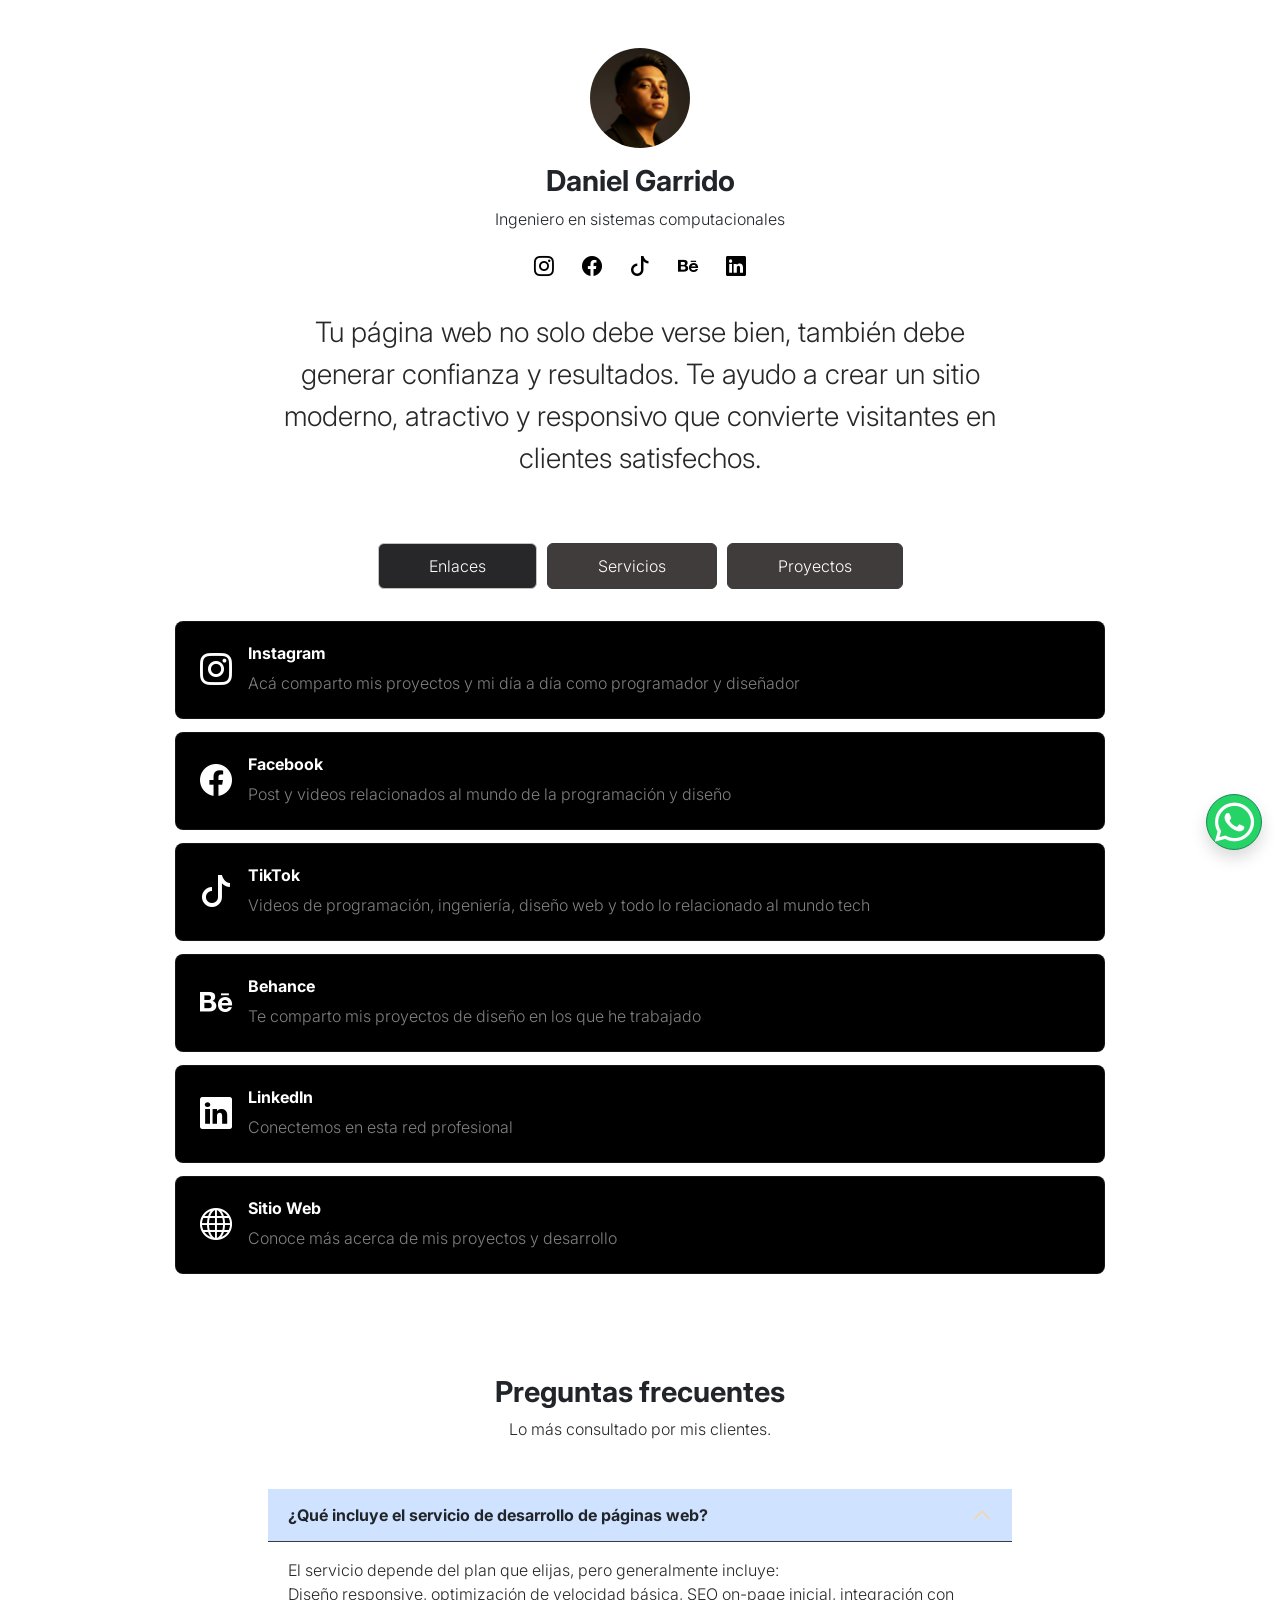
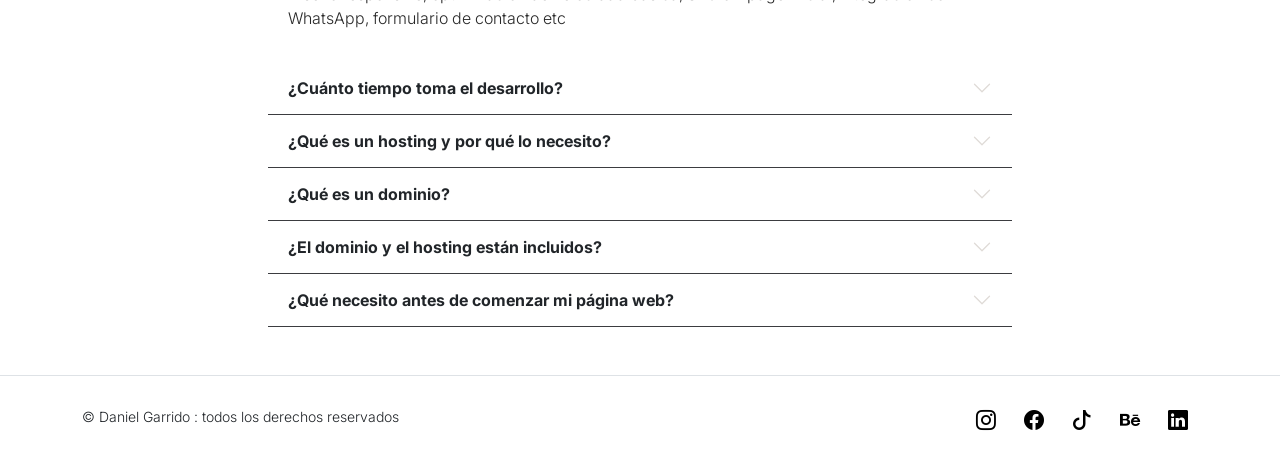
<file: index.html>
<!DOCTYPE html>
<html lang="es">

<head>
  <meta charset="utf-8" />
  <meta name="viewport" content="width=device-width, initial-scale=1" />
  <title>DG</title>
  <meta name="description"
    content="Servicios de desarrollo y diseño web. Portafolio de proyectos, preguntas frecuentes y contacto directo por WhatsApp." />

  <!-- Bootstrap 5 CSS -->
  <link href="https://cdn.jsdelivr.net/npm/bootstrap@5.3.3/dist/css/bootstrap.min.css" rel="stylesheet">
  <!-- AOS -->
  <link href="https://cdn.jsdelivr.net/npm/aos@2.3.4/dist/aos.css" rel="stylesheet">
  <!-- Icons (Bootstrap Icons) -->
  <link href="https://cdn.jsdelivr.net/npm/bootstrap-icons@1.11.3/font/bootstrap-icons.css" rel="stylesheet">
  <!-- Libreria FontAwesome -->
  <link rel="stylesheet" href="https://cdnjs.cloudflare.com/ajax/libs/font-awesome/6.5.0/css/all.min.css">

  <!-- Libreria google fonts -->
  <link rel="preconnect" href="https://fonts.googleapis.com">
  <link rel="preconnect" href="https://fonts.gstatic.com" crossorigin>
  <link
    href="https://fonts.googleapis.com/css2?family=Inter:ital,opsz,wght@0,14..32,100..900;1,14..32,100..900&family=Roboto:ital,wght@0,100..900;1,100..900&display=swap"
    rel="stylesheet">

  <!-- CSS Local -->
  <link href="CSS/styles.css" rel="stylesheet">
  <link rel="stylesheet" href="CSS/mododark.css">
  <link rel="stylesheet" href="CSS/responsive.css">
  <link rel="shortcut icon" href="img/logo.png" type="image/x-icon">
</head>

<!-- Google tag (gtag.js) ver estadisticas de analiticas -->
<script async src="https://www.googletagmanager.com/gtag/js?id=G-RZ59T8MQ02"></script>
<script>
  window.dataLayer = window.dataLayer || [];
  function gtag() { dataLayer.push(arguments); }
  gtag('js', new Date());

  gtag('config', 'G-RZ59T8MQ02');
</script>

<body data-bs-spy="scroll">

  <!-- Boton para contactar al WhatsApp -->
  <a class="btn btn-success seccion_whatsapp_btn shadow" target="_blank"
    aria-label="Contactar por WhatsApp a Daniel Garrido"
    href="https://wa.me/529881033705?text=Hola%20Daniel,%20quiero%20informaci%C3%B3n%20sobre%20tu%20servicio%20web.">
    <i class="fa-brands fa-whatsapp"></i>
  </a>

  <!-- =====SECCION DE HEADER ===== -->
  <header id="header" class="seccion_header pt-4">
    <div class="container-sm  mt-4">
      <div class="row justify-content-center ">

        <div class="col-lg-8 text-center" data-aos="fade-up">
          <img src="img/FOTO-HEADER.webp" class="seccion_header_avatar mb-3"
            alt="Foto de Daniel Garrido, ingeniero en sistemas" />
          <h1 class="text-dark">Daniel Garrido</h1>
          <p class="text-dark">Ingeniero en sistemas computacionales</p>

          <!-- contenedor de las redes sociales -->
          <div class="seccion_header_redes_sociales d-flex justify-content-center gap-2">

            <a class="text-white" target="_blank" href="https://www.instagram.com/daniel.garrido_/"><i
                class="bi bi-instagram fs-5" aria-label="Instagram de Daniel Garrido"></i></a>

            <a class="text-white" target="_blank" href="https://www.facebook.com/DanielGarridotec"><i
                class="bi bi-facebook fs-5" aria-label="Facebook de Daniel Garrido"></i></a>

            <a class="text-white" target="_blank" href="https://www.tiktok.com/@daniel.garrido_"><i
                class="bi bi-tiktok fs-5" aria-label="TikTok de Daniel Garrido"></i></a>

            <a class="text-white" target="_blank" href="https://www.behance.net/danielgarrido32"><i
                class="bi bi-behance fs-5" aria-label="Behance de Daniel Garrido"></i></a>

            <a class="text-white" target="_blank" href="https://www.linkedin.com/in/daniel-garrido-05138b225/"><i
                class="bi bi-linkedin fs-5" aria-label="LinkedIn de Daniel Garrido"></i></a>
          </div>
          <p class="fs-3 pt-4 text-white2">Tu página web no solo debe verse bien, también debe generar confianza y
            resultados.
            Te ayudo a crear un sitio moderno, atractivo y responsivo que convierte
            visitantes en clientes satisfechos.</p>
        </div>
      </div>
    </div>
  </header>

  <!-- ===== Sección de Tabs ===== -->
  <section id="tabs" class="seccion_tabs py-5">
    <div class="container">

      <!-- ===== NAV (Botones de Tabs) ===== -->
      <ul class="contenedor-nav nav nav-pills justify-content-center mb-4" id="pills-tab" role="tablist"
        data-aos="fade-up">
        <!-- Enlaces -->
        <li class="nav-item" role="presentation">
          <button class="nav-link active" id="pills-enlaces-tab" data-bs-toggle="pill" data-bs-target="#pills-enlaces"
            type="button" role="tab">
            Enlaces
          </button>
        </li>

        <!-- Servicios -->
        <li class="nav-item" role="presentation">
          <button class="nav-link" id="pills-servicios-tab" data-bs-toggle="pill" data-bs-target="#pills-servicios"
            type="button" role="tab">
            Servicios
          </button>
        </li>

        <!-- Proyectos -->
        <li class="nav-item" role="presentation">
          <button class="nav-link" id="pills-proyectos-tab" data-bs-toggle="pill" data-bs-target="#pills-proyectos"
            type="button" role="tab">
            Proyectos
          </button>
        </li>
      </ul>

      <!-- ===== CONTENIDO DE LOS TABS ===== -->
      <div class="tab-content" id="pills-tabContent">

        <!-- ===== TAB: Enlaces ===== -->
        <div class="tab-pane fade show active" id="pills-enlaces" role="tabpanel" aria-labelledby="pills-enlaces-tab">
          <div class="container">
            <div class="row justify-content-center">

              <!-- Instagram -->
              <div class="links-redes-sociales col-md-10 bg-dark2 p-2 g-2 rounded-3 ">
                <a href="https://www.instagram.com/daniel.garrido_/" target="_blank"
                  class="d-flex align-items-center text-decoration-none">
                  <div class="flex-shrink-0 m-3 d-flex justify-content-center align-items-center rounded-circle">
                    <i class="bi bi-instagram text-white fs-2"></i>
                  </div>
                  <div class="text-start">
                    <h3 class="mb-2 text-white fw-bold">Instagram</h3>
                    <small class="text-link text-white-50 fs-6">Acá comparto mis proyectos y mi día a día como
                      programador y
                      diseñador</small>
                  </div>
                </a>
              </div>

              <!-- Facebook -->
              <div class="links-redes-sociales col-md-10 bg-dark2 p-2 g-2 rounded-3">
                <a href="https://www.facebook.com/DanielGarridotec" target="_blank"
                  class="d-flex align-items-center text-decoration-none">
                  <div class="flex-shrink-0 m-3 d-flex justify-content-center align-items-center rounded-circle">
                    <i class="bi bi-facebook text-white fs-2"></i>
                  </div>
                  <div class="text-start">
                    <h3 class="mb-2 text-white fw-bold">Facebook</h3>
                    <small class="text-link text-white-50 fs-6">Post y videos relacionados al mundo de la programación y
                      diseño</small>
                  </div>
                </a>
              </div>

              <!-- TikTok -->
              <div class="links-redes-sociales col-md-10 bg-dark2 p-2 g-2 rounded-3 ">
                <a href="https://www.tiktok.com/@daniel.garrido_" target="_blank"
                  class="d-flex align-items-center text-decoration-none">
                  <div class="flex-shrink-0 m-3 d-flex justify-content-center align-items-center rounded-circle">
                    <i class="bi bi-tiktok text-white fs-2"></i>
                  </div>
                  <div class="text-start">
                    <h3 class="mb-2 text-white fw-bold">TikTok</h3>
                    <small class="text-link text-white-50 fs-6">Videos de programación, ingeniería, diseño web y todo lo
                      relacionado al mundo tech</small>
                  </div>
                </a>
              </div>

              <!-- Behance -->
              <div class="links-redes-sociales col-md-10 bg-dark2 p-2 g-2 rounded-3 ">
                <a href="https://www.behance.net/danielgarrido32" target="_blank"
                  class="d-flex align-items-center text-decoration-none">
                  <div class="flex-shrink-0 m-3 d-flex justify-content-center align-items-center rounded-circle">
                    <i class="bi bi-behance text-white fs-2"></i>
                  </div>
                  <div class="text-start">
                    <h3 class="mb-2 text-white fw-bold">Behance</h3>
                    <small class="text-link text-white-50 fs-6">Te comparto mis proyectos de diseño en los que he
                      trabajado</small>
                  </div>
                </a>
              </div>

              <!-- LinkedIn -->
              <div class="links-redes-sociales col-md-10 bg-dark2 p-2 g-2 rounded-3 ">
                <a href="https://www.linkedin.com/in/daniel-garrido-05138b225/" target="_blank"
                  class="d-flex align-items-center text-decoration-none">
                  <div class="flex-shrink-0 m-3 d-flex justify-content-center align-items-center rounded-circle">
                    <i class="bi bi-linkedin text-white fs-2"></i>
                  </div>
                  <div class="text-start">
                    <h3 class="mb-2 text-white fw-bold">LinkedIn</h3>
                    <small class="text-link text-white-50 fs-6">Conectemos en esta red profesional </small>
                  </div>
                </a>
              </div>

              <!-- Sitio Web -->
              <div class="links-redes-sociales col-md-10 bg-dark2 p-2 g-2 rounded-3">
                <a href="https://daniel-garrido.netlify.app/Portafolio/" target="_blank"
                  class="d-flex align-items-center text-decoration-none">
                  <div class="flex-shrink-0 m-3 d-flex justify-content-center align-items-center rounded-circle">
                    <i class="bi bi-globe text-white fs-2"></i>
                  </div>
                  <div class="text-start">
                    <h3 class="mb-2 text-white fw-bold">Sitio Web</h3>
                    <small class="text-link text-white-50 fs-6">Conoce más acerca de mis proyectos y desarrollo</small>
                  </div>
                </a>
              </div>

            </div>
          </div>
        </div>

        <!-- ===== TAB: Servicios ===== -->
        <div class="tab-pane fade" id="pills-servicios" role="tabpanel" aria-labelledby="pills-servicios-tab">
          <div class="row g-4">
            <!-- Servicio 1 -->
            <div class="col-md-6 col-lg-4" data-aos="zoom-in-up">
              <div class="seccion_servicios_card card h-100 shadow-sm bg-white">
                <div class="card-body d-flex flex-column">
                  <h5 class="mb-2 text-dark"><i class="bi bi-lightning-charge me-1"></i>Landing page</h5>
                  <p class="text-dark flex-grow-1">Página enfocada a convertir visitantes en clientes potenciales.</p>
                  <button class="btn btn2 btn-outline-info mt-2" data-bs-toggle="modal"
                    data-bs-target="#modalLandingBasica">Ver detalles</button>
                </div>
              </div>
            </div>

            <!-- Servicio 2 -->
            <div class="col-md-6 col-lg-4" data-aos="zoom-in-up" data-aos-delay="100">
              <div class="seccion_servicios_card card h-100 shadow-sm bg-white">
                <div class="card-body d-flex flex-column">
                  <h5 class="text-dark mb-2"><i class="bi bi-window me-1"></i>Sitio web</h5>
                  <p class="text-dark flex-grow-1">Página enfocada en crear una presencia profesional digital para tu
                    marca.</p>
                  <button class="btn btn2 btn-outline-info mt-2" data-bs-toggle="modal"
                    data-bs-target="#modalSitioBasico">Ver detalles</button>
                </div>
              </div>
            </div>

            <!-- Servicio 3 -->
            <div class="col-md-6 col-lg-4" data-aos="zoom-in-up" data-aos-delay="150">
              <div class="seccion_servicios_card card h-100 shadow-sm bg-white">
                <div class="card-body d-flex flex-column">
                  <h5 class="text-dark mb-2"><i class="bi bi-stars me-1"></i>Servicio Web personalizado</h5>
                  <p class="text-dark flex-grow-1">Creamos tu sitio web 100% personalizado a tu medida.</p>
                  <button class="btn btn2 btn-outline-info mt-2" data-bs-toggle="modal"
                    data-bs-target="#modalSitioPro">Ver
                    detalles</button>
                </div>
              </div>
            </div>

            <!-- Servicio 4 -->
            <div class="col-md-6 col-lg-4" data-aos="zoom-in-up" data-aos-delay="200">
              <div class="seccion_servicios_card card h-100 shadow-sm bg-white">
                <div class="card-body d-flex flex-column">
                  <h5 class="text-dark mb-2"><i class="bi bi-person-workspace me-1"></i>Portafolio Web</h5>
                  <p class="text-dark flex-grow-1">Muestra tu trabajo y habilidades con un portafolio digital
                    profesional.</p>
                  <button class="btn btn2 btn-outline-info mt-2" data-bs-toggle="modal"
                    data-bs-target="#modalPortafolio">Ver detalles</button>
                </div>
              </div>
            </div>

            <!-- Servicio 5 -->
            <div class="col-md-6 col-lg-4" data-aos="zoom-in-up" data-aos-delay="250">
              <div class="seccion_servicios_card card h-100 shadow-sm bg-white">
                <div class="card-body d-flex flex-column">
                  <h5 class="text-dark mb-2"><i class="bi bi-grid me-1"></i>Catálogo Web</h5>
                  <p class="text-dark flex-grow-1">Presenta tus productos o servicios en un catálogo digital elegante y
                    funcional.</p>
                  <button class="btn btn2 btn-outline-info mt-2" data-bs-toggle="modal"
                    data-bs-target="#modalCatalogo">Ver detalles</button>
                </div>
              </div>
            </div>

            <!-- Servicio 6 -->
            <div class="col-md-6 col-lg-4" data-aos="zoom-in-up" data-aos-delay="300">
              <div class="seccion_servicios_card card h-100 shadow-sm bg-white">
                <div class="card-body d-flex flex-column">
                  <h5 class="text-dark mb-2"><i class="bi bi-envelope-heart me-1"></i>Invitaciones Web</h5>
                  <p class="text-dark flex-grow-1">Invitaciones digitales únicas y personalizadas para tu evento
                    especial.</p>
                  <button class="btn btn2 btn-outline-info mt-2" data-bs-toggle="modal"
                    data-bs-target="#modalInvitaciones">Ver detalles</button>
                </div>
              </div>
            </div>

            <!-- Servicio 7 -->
            <div class="col-md-6 col-lg-4" data-aos="zoom-in-up" data-aos-delay="350">
              <div class="seccion_servicios_card card h-100 shadow-sm bg-white">
                <div class="card-body d-flex flex-column">
                  <h5 class="text-dark mb-2"><i class="bi bi-code-slash me-1"></i>Desarrollo de Software</h5>
                  <p class="text-dark flex-grow-1">Soluciones de software a medida para optimizar y automatizar tu
                    negocio.</p>
                  <button class="btn btn2 btn-outline-info mt-2" data-bs-toggle="modal"
                    data-bs-target="#modalSoftware">Ver detalles</button>
                </div>
              </div>
            </div>


          </div>
        </div>

        <!-- ===== TAB: Proyectos ===== -->
        <div class="tab-pane fade" id="pills-proyectos" role="tabpanel" aria-labelledby="pills-proyectos-tab">
          <div class="row g-4">
            <h3 class="text-white text-center p-2">Conoce las soluciones que les he dado a varios de mis clientes</h3>

            <!-- Proyecto 1 -->
            <div class="col-md-6 col-lg-4" data-aos="fade-up">
              <a class="text-decoration-none" target="_blank" href="https://daniel-garrido.github.io/Laser-Pro/">
                <div class="seccion_proyectos_card card border-0 shadow-sm h-100">
                  <img class="card-img-top" src="img/PROYECTO1.webp" alt="Laser Pro">
                  <div class="card-body bg-dark2">
                    <h5 class="text-white card-title mb-1">Laser Pro</h5>
                    <p class="text-white small mb-0">Landing page para una empresa de depilación láser.</p>
                  </div>
                </div>
              </a>
            </div>

            <!-- Proyecto 2 -->
            <div class="col-md-6 col-lg-4" data-aos="fade-up" data-aos-delay="50">
              <a class="text-decoration-none" target="_blank" href="https://gransandiego.com/">
                <div class="seccion_proyectos_card card border-0 shadow-sm h-100">
                  <img class="card-img-top" src="img/PROYECTO2.webp" alt="Gran San Diego Residencial">
                  <div class="card-body bg-dark2">
                    <h5 class="text-white card-title mb-1">Gran San Diego Residencial</h5>
                    <p class="text-white small mb-0">Landing Page para una residencial de Mérida, Yucatán.</p>
                  </div>
                </div>
              </a>
            </div>

            <!-- Proyecto 3 -->
            <div class="col-md-6 col-lg-4" data-aos="fade-up" data-aos-delay="100">
              <a class="text-decoration-none" target="_blank"
                href="https://daniel-garrido.github.io/LandingPageMersiMakeUp/">
                <div class="seccion_proyectos_card card border-0 shadow-sm h-100">
                  <img class="card-img-top" src="img/PROYECTO3.webp" alt="Mersi MakeUp">
                  <div class="card-body bg-dark2">
                    <h5 class="text-white card-title mb-1">Mersi MakeUp</h5>
                    <p class="text-white small mb-0">Landing page para una estética y maquillaje.</p>
                  </div>
                </div>
              </a>
            </div>
          </div>
        </div>

      </div>
    </div>
  </section>


  <!-- ===== SECCION DE PREGUNTAS FRECUENTES ===== -->

  <section id="faq" class=" seccion_faq  py-5 text-dark">
    <div class="container seccion_faq_contenedor">
      <!-- Titulo -->
      <div class="text-center mb-5" data-aos="fade-up">
        <h2 class="fw-bold">Preguntas frecuentes</h2>
        <p class="text-white2">Lo más consultado por mis clientes.</p>
      </div>

      <!-- Acordeón -->
      <div class=" accordion accordion-flush " id="faqAccordion" data-aos="fade-up" data-aos-delay="50">

        <!-- Pregunta 1 -->
        <div class="accordion-item border-0">
          <h2 class="accordion-header" id="faq1">
            <button class="accordion-button  text-dark fw-bold" type="button" data-bs-toggle="collapse"
              data-bs-target="#faq1c">
              ¿Qué incluye el servicio de desarrollo de páginas web?
            </button>
          </h2>
          <div id="faq1c" class="accordion-collapse collapse show" data-bs-parent="#faqAccordion">
            <div class="accordion-body text-white2">
              <p>
                El servicio depende del plan que elijas, pero generalmente incluye: <br>
                Diseño responsive, optimización de velocidad básica, SEO on-page inicial, integración con WhatsApp,
                formulario de contacto etc
              </p>
            </div>
          </div>
        </div>

        <!-- Pregunta 2 -->
        <div class="accordion-item  border-0">
          <h2 class="accordion-header" id="faq2">
            <button class="accordion-button collapsed  text-dark fw-bold" type="button" data-bs-toggle="collapse"
              data-bs-target="#faq2c">
              ¿Cuánto tiempo toma el desarrollo?
            </button>
          </h2>
          <div id="faq2c" class="accordion-collapse collapse" data-bs-parent="#faqAccordion">
            <div class="accordion-body text-white2">
              <p>
                El tiempo de desarrollo depende de la cantidad de proyectos en las que nos encontremos, pero por lo
                general dura entre 15 a 20 días
                hábiles.
              </p>
            </div>
          </div>
        </div>

        <!-- Pregunta 3 -->
        <div class="accordion-item  border-0">
          <h2 class="accordion-header" id="faq4">
            <button class="accordion-button collapsed  text-dark fw-bold" type="button" data-bs-toggle="collapse"
              data-bs-target="#faq4c">
              ¿Qué es un hosting y por qué lo necesito?
            </button>
          </h2>
          <div id="faq4c" class="accordion-collapse collapse" data-bs-parent="#faqAccordion">
            <div class="accordion-body text-white2">
              El hosting es el servicio donde se almacenan los archivos de tu página web para que esté disponible en
              internet 24/7. Sin hosting, tu sitio no puede estar en línea.
            </div>
          </div>
        </div>

        <!-- Pregunta 4 -->
        <div class="accordion-item  border-0">
          <h2 class="accordion-header" id="faq5">
            <button class="accordion-button collapsed  text-dark fw-bold" type="button" data-bs-toggle="collapse"
              data-bs-target="#faq5c">
              ¿Qué es un dominio?
            </button>
          </h2>
          <div id="faq5c" class="accordion-collapse collapse" data-bs-parent="#faqAccordion">
            <div class="accordion-body text-white2">
              El dominio es la dirección única de tu página en internet (por ejemplo: www.tunegocio.com). Es lo que las
              personas escriben en su navegador para encontrar tu sitio.
            </div>
          </div>
        </div>

        <!-- Pregunta 5 -->
        <div class="accordion-item  border-0">
          <h2 class="accordion-header" id="faq6">
            <button class="accordion-button collapsed  text-dark fw-bold" type="button" data-bs-toggle="collapse"
              data-bs-target="#faq6c">
              ¿El dominio y el hosting están incluidos?
            </button>
          </h2>
          <div id="faq6c" class="accordion-collapse collapse" data-bs-parent="#faqAccordion">
            <div class="accordion-body text-white2">
              <p>
                Sí, en todos los planes el servicio de Hosting y dominio estan incluidos gratis por un año,
                después del primer año tienen un costo anual que es opcional pagar con nosotros.
              </p>
            </div>
          </div>
        </div>

        <!-- Pregunta 6 -->
        <div class="accordion-item  border-0">
          <h2 class="accordion-header" id="faq8">
            <button class="accordion-button collapsed  text-daek fw-bold" type="button" data-bs-toggle="collapse"
              data-bs-target="#faq8c">
              ¿Qué necesito antes de comenzar mi página web?
            </button>
          </h2>
          <div id="faq8c" class="accordion-collapse collapse" data-bs-parent="#faqAccordion">
            <div class="accordion-body text-white2">
              Necesitaré la información de tu negocio, logotipo, fotos y textos iniciales. Si aún no los tienes, puedo
              ayudarte a crearlos o recomendarte recursos para empezar.
            </div>
          </div>
        </div>

      </div>
    </div>
  </section>

  <!-- =====SECCION DE FOOTER ===== -->
  <div id="footer"></div>

  <!-- =====SECCION DE MODALES  ===== -->
  <!-- Landing page -->
  <div class="modal fade" id="modalLandingBasica" tabindex="-1" aria-hidden="true">
    <div class="modal-dialog modal-dialog-centered">
      <div class="modal-content">
        <div class="modal-header">
          <h5 class="modal-title">Servicio de landing page</h5>
          <button type="button" class="btn-close" data-bs-dismiss="modal" aria-label="Cerrar"></button>
        </div>
        <div class="modal-body">
          <ul>
            <li>1 Año de hosting gratis</li>
            <li>1 Año de dominio gratis</li>
            <li>1 Sola página</li>
            <li>Seo Básico</li>
            <li>Adaptado a dispositivos Móviles</li>
            <li>Formulario de contacto</li>
            <li>Botón de WhatsApp</li>
            <li>2-3 secciones</li>
            <li>30 días de soporte gratis</li>
          </ul>
          <span class="terminos">Aplica términos y condiciones*</span>
          <p class="fs-5 fw-bold text-center mb-0 mt-4">$3,500.00 MXN</p>
        </div>
        <div class="modal-footer d-flex justify-content-center">
          <a class="text-white btn btn-info" target="_blank"
            href="https://wa.me/529881033705?text=Quiero%20la%20Landing%20B%C3%A1sica">Solicitar servicio</a>
        </div>
      </div>
    </div>
  </div>

  <!-- Sitio web-->
  <div class="modal fade" id="modalSitioBasico" tabindex="-1" aria-hidden="true">
    <div class="modal-dialog modal-dialog-centered">
      <div class="modal-content">
        <div class="modal-header">
          <h5 class="modal-title">Servicio de sitio web</h5>
          <button type="button" class="btn-close" data-bs-dismiss="modal" aria-label="Cerrar"></button>
        </div>
        <div class="modal-body">
          <ul>
            <li>1 Año de hosting gratis</li>
            <li>1 Año de dominio gratis</li>
            <li>2-3 páginas</li>
            <li>Seo Básico</li>
            <li>Adaptado a dispositivos Móviles</li>
            <li>Formulario de contacto</li>
            <li>4-5 secciones</li>
            <li>30 días de soporte gratis</li>
          </ul>
          <span class="terminos">Aplica términos y condiciones*</span>
          <p class="fs-5 fw-bold text-center mb-0 mt-4">$5,500.00 MXN</p>
        </div>
        <div class="modal-footer d-flex justify-content-center">
          <a class="text-white btn btn-info" target="_blank"
            href="https://wa.me/529881033705?text=Quiero%20el%20Sitio%20B%C3%A1sico">Solicitar</a>
        </div>
      </div>
    </div>
  </div>

  <!-- Sitio Personalizado -->
  <div class="modal fade" id="modalSitioPro" tabindex="-1" aria-hidden="true">
    <div class="modal-dialog modal-dialog-centered">
      <div class="modal-content">
        <div class="modal-header">
          <h5 class="modal-title">Servicio a tu medida</h5>
          <button type="button" class="btn-close" data-bs-dismiss="modal" aria-label="Cerrar"></button>
        </div>
        <div class="modal-body">
          <ul>
            <li>Sitio web desarrollado a tu medida</li>
            <li><span class="fw-bold">Bajo cotización</span></li>
          </ul>
          <span class="terminos">Aplica términos y condiciones*</span>
        </div>

        <div class="modal-footer d-flex justify-content-center">
          <a class="text-white btn btn-info" target="_blank"
            href="https://wa.me/529881033705?text=Quiero%20el%20Sitio%20Pro">Solicitar</a>
        </div>
      </div>
    </div>
  </div>

  <!-- Portafolio Web -->
  <div class="modal fade" id="modalPortafolio" tabindex="-1" aria-hidden="true">
    <div class="modal-dialog modal-dialog-centered">
      <div class="modal-content">
        <div class="modal-header">
          <h5 class="modal-title">Servicio de Portafolio Web</h5>
          <button type="button" class="btn-close" data-bs-dismiss="modal" aria-label="Cerrar"></button>
        </div>
        <div class="modal-body">
          <ul>
            <li>1 Año de hosting gratis</li>
            <li>1 Año de dominio gratis</li>
            <li>Diseño personalizado y atractivo</li>
            <li>Galería de proyectos/trabajos</li>
            <li>Sección de habilidades y experiencia</li>
            <li>Formulario de contacto</li>
            <li>Botón de WhatsApp</li>
            <li>SEO Básico</li>
            <li>Adaptado a dispositivos móviles</li>
            <li>30 días de soporte gratis</li>
          </ul>
          <span class="terminos">Aplica términos y condiciones*</span>
          <p class="fs-5 fw-bold text-center mb-0 mt-4">$4,500.00 MXN</p>
        </div>
        <div class="modal-footer d-flex justify-content-center">
          <a class="text-white btn btn-info" target="_blank"
            href="https://wa.me/529881033705?text=Quiero%20el%20servicio%20de%20Portafolio%20Web">Solicitar servicio</a>
        </div>
      </div>
    </div>
  </div>

  <!-- Catálogo Web -->
  <div class="modal fade" id="modalCatalogo" tabindex="-1" aria-hidden="true">
    <div class="modal-dialog modal-dialog-centered">
      <div class="modal-content">
        <div class="modal-header">
          <h5 class="modal-title">Servicio de Catálogo Web</h5>
          <button type="button" class="btn-close" data-bs-dismiss="modal" aria-label="Cerrar"></button>
        </div>
        <div class="modal-body">
          <ul>
            <li>1 Año de hosting gratis</li>
            <li>1 Año de dominio gratis</li>
            <li>Catálogo visual de productos/servicios</li>
            <li>Filtros y categorías organizadas</li>
            <li>Fichas de producto con descripción e imagen</li>
            <li>Botón de contacto por WhatsApp por producto</li>
            <li>SEO Básico</li>
            <li>Adaptado a dispositivos móviles</li>
            <li>30 días de soporte gratis</li>
          </ul>
          <span class="terminos">Aplica términos y condiciones*</span>
          <p class="fs-5 fw-bold text-center mb-0 mt-4">$5,500.00 MXN</p>
        </div>
        <div class="modal-footer d-flex justify-content-center">
          <a class="text-white btn btn-info" target="_blank"
            href="https://wa.me/529881033705?text=Quiero%20el%20servicio%20de%20Cat%C3%A1logo%20Web">Solicitar
            servicio</a>
        </div>
      </div>
    </div>
  </div>

  <!-- Invitaciones Web -->
  <div class="modal fade" id="modalInvitaciones" tabindex="-1" aria-hidden="true">
    <div class="modal-dialog modal-dialog-centered">
      <div class="modal-content">
        <div class="modal-header">
          <h5 class="modal-title">Servicio de Invitaciones Web</h5>
          <button type="button" class="btn-close" data-bs-dismiss="modal" aria-label="Cerrar"></button>
        </div>
        <div class="modal-body">
          <ul>
            <li>Diseño 100% personalizado al evento</li>
            <li>Cuenta regresiva animada</li>
            <li>Sección de itinerario / programa del evento</li>
            <li>Confirmación de asistencia (RSVP)</li>
            <li>Ubicación con mapa integrado</li>
            <li>Galería de fotos</li>
            <li>Música de fondo opcional</li>
            <li>Adaptado a dispositivos móviles</li>
            <li>Enlace personalizado compartible</li>
          </ul>
          <span class="terminos">Aplica términos y condiciones*</span>
          <p class="fs-5 fw-bold text-center mb-0 mt-4">$1,800.00 MXN</p>
        </div>
        <div class="modal-footer d-flex justify-content-center">
          <a class="text-white btn btn-info" target="_blank"
            href="https://wa.me/529881033705?text=Quiero%20el%20servicio%20de%20Invitaci%C3%B3n%20Web">Solicitar
            servicio</a>
        </div>
      </div>
    </div>
  </div>

  <!-- Desarrollo de Software -->
  <div class="modal fade" id="modalSoftware" tabindex="-1" aria-hidden="true">
    <div class="modal-dialog modal-dialog-centered">
      <div class="modal-content">
        <div class="modal-header">
          <h5 class="modal-title">Servicio de Desarrollo de Software</h5>
          <button type="button" class="btn-close" data-bs-dismiss="modal" aria-label="Cerrar"></button>
        </div>
        <div class="modal-body">
          <ul>
            <li>Análisis y planeación del proyecto</li>
            <li>Desarrollo web o de escritorio a medida</li>
            <li>Sistemas de gestión (CRM, inventarios, etc.)</li>
            <li>Integración con APIs y servicios externos</li>
            <li>Panel de administración personalizado</li>
            <li>Base de datos optimizada</li>
            <li>Pruebas y control de calidad (QA)</li>
            <li>Documentación del sistema</li>
            <li><span class="fw-bold">Precio bajo cotización</span></li>
          </ul>
          <span class="terminos">Aplica términos y condiciones*</span>
        </div>
        <div class="modal-footer d-flex justify-content-center">
          <a class="text-white btn btn-info" target="_blank"
            href="https://wa.me/529881033705?text=Quiero%20informaci%C3%B3n%20sobre%20Desarrollo%20de%20Software">Solicitar
            cotización</a>
        </div>
      </div>
    </div>
  </div>

  <!-- Scripts -->
  <script src="https://cdn.jsdelivr.net/npm/bootstrap@5.3.3/dist/js/bootstrap.bundle.min.js"></script>
  <script src="https://cdn.jsdelivr.net/npm/aos@2.3.4/dist/aos.js"></script>
  <script src="JS/script.js"></script>
</body>

</html>
</file>
<file: CSS/styles.css>
h1,h2{
  font-size: 1.8rem;
  font-family: "Inter", sans-serif;
  font-weight: 700;
}

body {
  font-family: "Inter", sans-serif;
  font-weight: 300;

  margin: 0;
  min-height: 100vh;
}

.btn2{
  background-color: #1298f7;
  color: white !important;
}

.bg-dark{
  background-color: #282828 !important;
}

.bg-dark2{
  background-color:  #000000 !important;
}

.text-white2{
  color: #282828;
}

.terminos{
  font-size: 12px;
  font-style: italic;
}

/* ===== HEADER ===== */
.seccion_header_avatar {
  width: 100px;
  height: 100px;
  border-radius: 50%;
  object-fit: cover;
}

/*=== estilos a las redes sociales iconos ==*/
.seccion_header_redes_sociales a {
  display: inline-flex;
  align-items: center;
  justify-content: center;
  padding: 5px 10px;
  border-radius: 8px;
  color: black !important;
  background-color: white;
  text-decoration: none;
  transition: all 0.3s ease;
}

.seccion_header_redes_sociales a:hover {
  transform: translateY(-5px) scale(1.1);
  box-shadow: 0 10px 20px rgba(0, 0, 0, 0.4);
  background-color: black;
  color: white !important;
}


/* ===== Seccion del menu de las Tabs (Enlaces, Servicios, proyectos) ===== */
.contenedor-nav {
  gap: 10px;
}

.seccion_tabs .nav-pills .nav-link {
  padding: 10px 50px;
  color: white;
  background-color: #403c3b;
  border: 1px solid #3B3C40;
}

.seccion_tabs .nav-pills .nav-link.active {
  background-color: #272729;
  border: 1px solid #c2c2c2;
}

/* ===== Seccion de los enlaces a redes sociales ===== */
.links-redes-sociales {
  margin-bottom: 5px;
  cursor: pointer;
  position: relative;
  overflow: hidden;
  border: 1px solid rgba(255,255,255,0.08);
  transition: transform .35s ease, box-shadow .35s ease, border-color .35s ease;
 
}
.links-redes-sociales:hover {
  transform: translateY(-5px) scale(1.01);
  border-color: rgba(255,255,255,0.18);
  box-shadow: 0 18px 35px rgba(0,0,0,0.55);
}

.links-redes-sociales h3{
  font-size: 16px;
}

/* =====Seccion de  Servicios ===== */
.seccion_servicios_card {
  border: 1px solid white;
  border-radius: 1rem;
}

/* =====Seccion de Proyectos ===== */
.seccion_proyectos_card {
  overflow: hidden;
  border-radius: 10px;
  transition: transform 0.2s ease, box-shadow 0.2s ease;
}

.seccion_proyectos_card img {
  object-fit: cover;
  height: 150px;
}

.seccion_proyectos_card:hover {
  transform: translateY(-4px);
}

/* seccion del contenedor del modal  */
.modal-content {
  color: white;
  background-color:  #3B3C40 !important;
}

.btn-close{
  background-color: white;
}

/* =====Seccion de Preguntas Frecuentes ===== */
.seccion_faq_contenedor{
    width: 60%;
}
.accordion-button {
  border-bottom: 1px solid #3B3C40 ;
}

.accordion-button::after {
  filter: invert(1);
}

.accordion-button:not(.collapsed) {
  box-shadow: none;
}

/* =====Estilos al boton de WhatsApp ===== */
.seccion_whatsapp_btn {
  position: fixed;
  right: 18px;
  bottom: 50px;
  width: 56px;
  height: 56px;
  border-radius: 50%;
  display: flex;
  align-items: center;
  justify-content: center;
  font-size: 2.8em; 
  background-color: #25D366;
  color: #fff;
  z-index: 1050;
}

.fa-whatsapp {
  font-size: 1em; 
}
</file>
<file: CSS/mododark.css>
/* ===== MODO CLARO ===== */
.light-mode {
  background-color: white !important;
  color: #212529 !important;
}

.light-mode .bg-dark,
.light-mode .bg-dark2 {
  background-color: #ffffff !important;
}

.light-mode .text-white,
.light-mode .text-white2 {
  color: #212529 !important;
}

.light-mode .card {
  background-color: #ffffff !important;
  border-color: #dee2e6 !important;
}

.light-mode .contenedor-nav{
    background-color: white !important;
    border-radius: 10px;
}

/* estilo al menu de los tabs */
.light-mode .seccion_tabs .nav-pills .nav-link {
  color: #272729;
  background-color: white;
  border: 1px solid #c2c2c2;
}

.light-mode .seccion_tabs .nav-pills .nav-link.active {
   background-color: #c2c2c2;
}


.light-mode .seccion_header_redes_sociales a{
    color: white !important;
     background-color:  #212529 !important;
}

.light-mode .links-redes-sociales{
    border: 1px solid #c2c2c2;
}
.light-mode small{
     color: #212529 !important;
}
.light-mode .accordion-button {
  background-color: #ffffff !important;
  color: #212529 !important;
  border-bottom: 1px solid #dee2e6 !important;
}

.light-mode .accordion-button::after {
  filter: invert(0);
}

.light-mode footer {
  background-color: #f8f9fa !important;
}

.light-mode .btn-outline-light {
  border-color: #212529;
  color: #212529;
}
</file>
<file: CSS/responsive.css>
@media (max-width: 800px) {
  
  /* ===== Seccion de Tabs ===== */
  .seccion_tabs .nav-pills .nav-link {
    padding: 10px 30px;
  }
}


@media (max-width: 500px) {
 
  /* ===== Seccion de Tabs ===== */
  .contenedor-nav {
    gap: 5px;
  }

  .seccion_tabs .nav-pills .nav-link {
    padding: 10px 15px;
  }

  .links-redes-sociales{
    padding: 5px 2px !important;
  }

  .links-redes-sociales h3{
    font-size: 16px;
    margin-bottom: 0px !important;
  }

  .text-link{
    font-size: 12px !important;
    
  }

  .seccion_faq_contenedor{
    width: 100%;
  }
  
}
</file>
